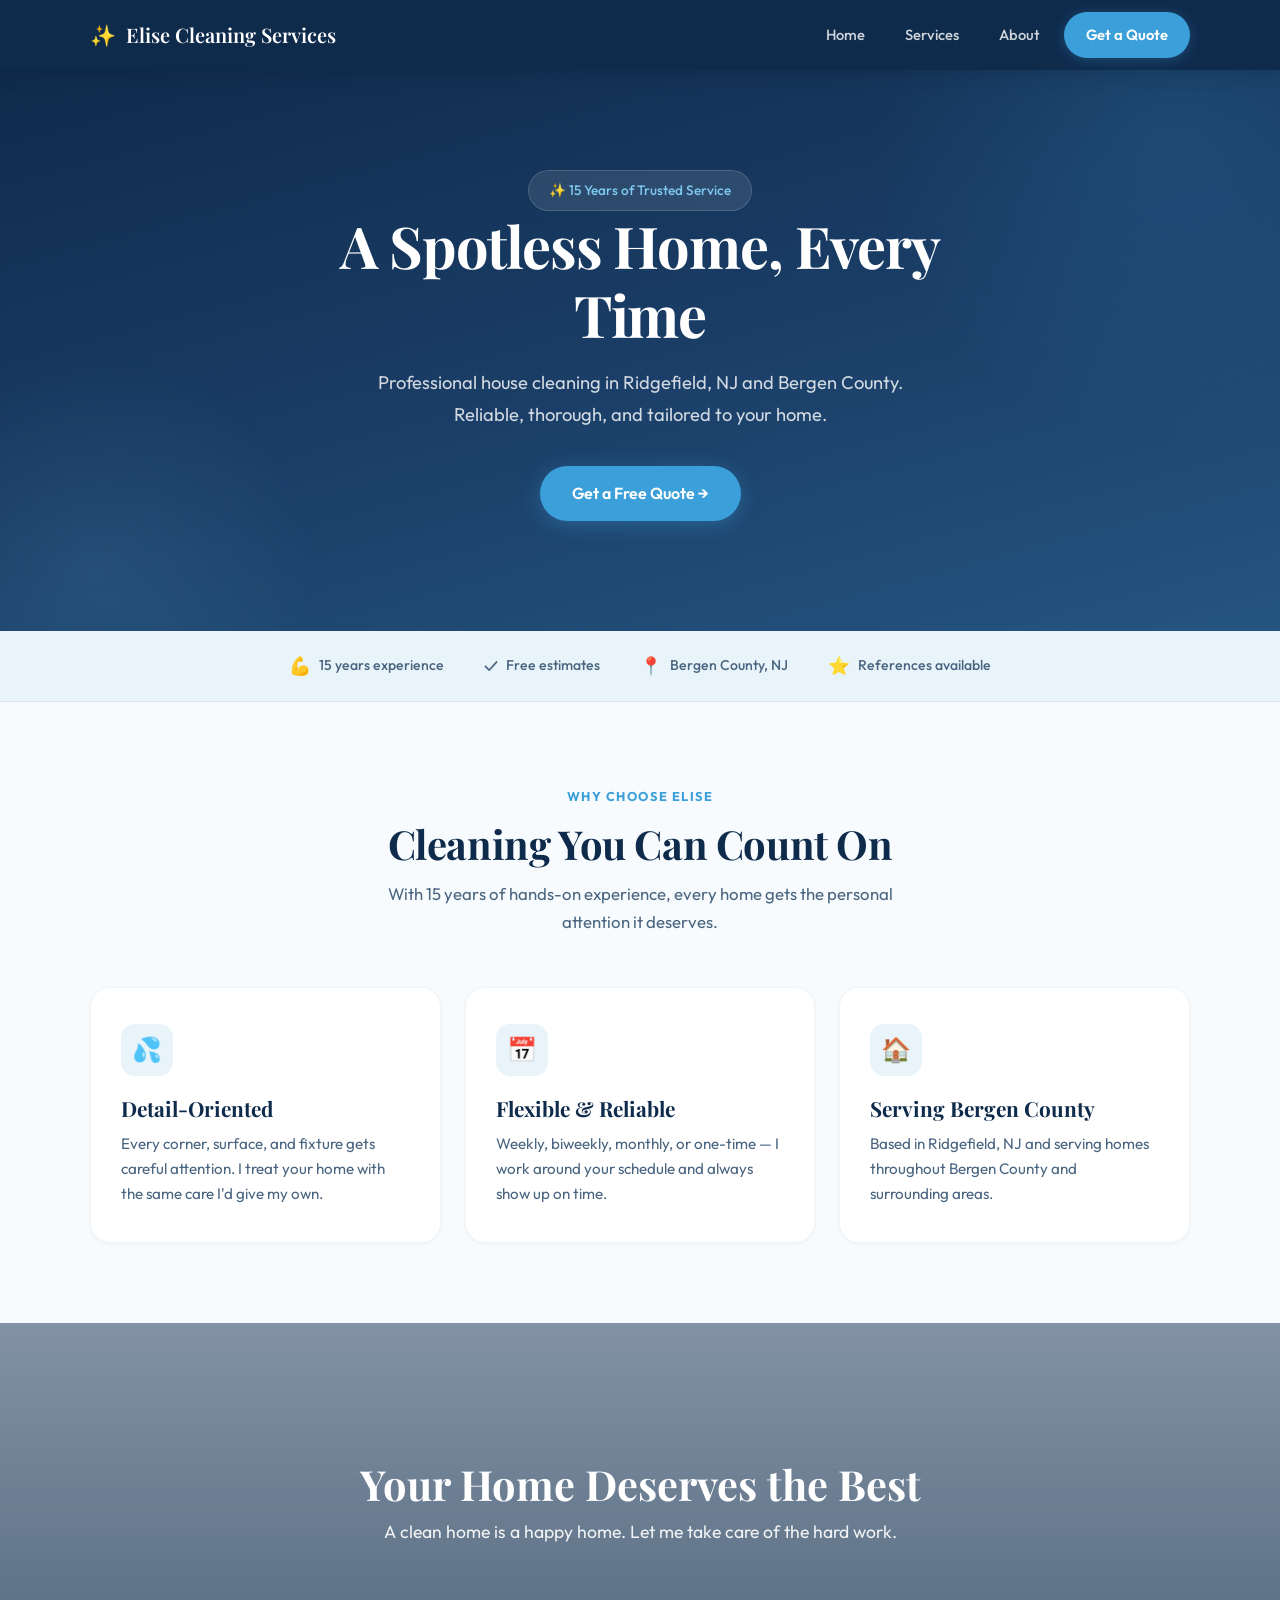
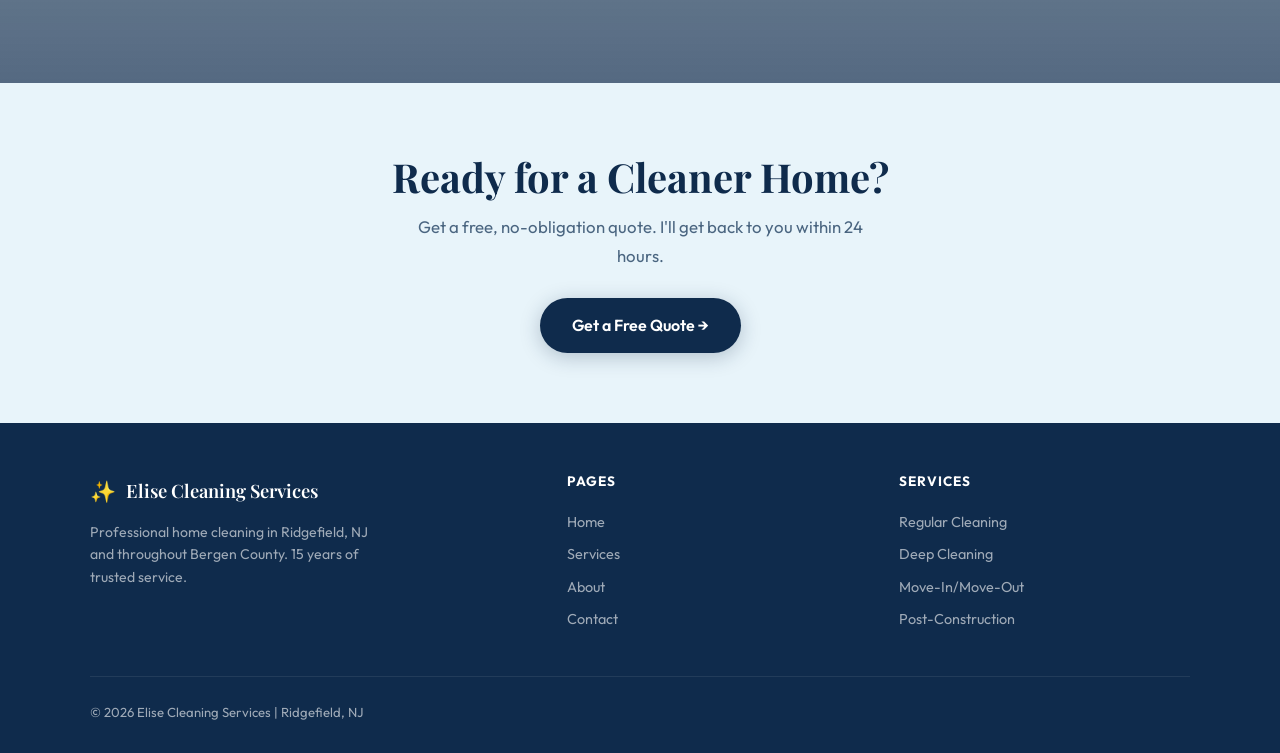
<file: index.html>
<!DOCTYPE html>
<html lang="en">
<head>
<meta charset="UTF-8">
<meta name="viewport" content="width=device-width, initial-scale=1.0">
<title>Home Cleaning Services in Ridgefield NJ | Elise Cleaning Services</title>
<meta name="description" content="Professional home cleaning in Ridgefield NJ and Bergen County. 15 years of experience. Regular cleaning, deep cleaning, move-in/move-out, and post-construction. Free quotes.">
<link rel="icon" type="image/x-icon" href="favicon.ico">
<link rel="icon" type="image/png" sizes="256x256" href="favicon.png">
<link rel="apple-touch-icon" href="apple-touch-icon.png">
<link rel="stylesheet" href="style.css">
</head>
<body>

<!-- NAVBAR -->
<header class="navbar">
  <div class="container nav-flex">
    <div class="logo">Elise Cleaning Services</div>
    <button class="nav-toggle" aria-label="Toggle menu" onclick="document.querySelector('nav').classList.toggle('active')">
      <span></span><span></span><span></span>
    </button>
    <nav>
      <a href="index.html">Home</a>
      <a href="services.html">Services</a>
      <a href="about.html">About</a>
      <a href="contact.html" class="cta-nav">Get a Quote</a>
    </nav>
  </div>
</header>

<!-- HERO -->
<section class="hero">
  <div class="container">
    <div class="hero-badge">&#10024; 15 Years of Trusted Service</div>
    <h1>A Spotless Home, Every Time</h1>
    <p>Professional house cleaning in Ridgefield, NJ and Bergen County. Reliable, thorough, and tailored to your home.</p>
    <div class="hero-cta-group">
      <a href="contact.html" class="btn-primary">Get a Free Quote &#8594;</a>
    </div>
  </div>
</section>

<!-- TRUST BAR -->
<div class="trust-bar">
  <div class="container">
    <div class="trust-items">
      <div class="trust-item"><span class="icon">&#128170;</span> 15 years experience</div>
      <div class="trust-item"><span class="icon">&#10003;&#65039;</span> Free estimates</div>
      <div class="trust-item"><span class="icon">&#128205;</span> Bergen County, NJ</div>
      <div class="trust-item"><span class="icon">&#11088;</span> References available</div>
    </div>
  </div>
</div>

<!-- FEATURES -->
<section class="features-section">
  <div class="container">
    <div class="section-header">
      <span class="section-label">Why Choose Elise</span>
      <h2>Cleaning You Can Count On</h2>
      <p>With 15 years of hands-on experience, every home gets the personal attention it deserves.</p>
    </div>
    <div class="features">
      <div class="card fade-in fade-in-delay-1">
        <div class="card-icon">&#128166;</div>
        <h3>Detail-Oriented</h3>
        <p>Every corner, surface, and fixture gets careful attention. I treat your home with the same care I'd give my own.</p>
      </div>
      <div class="card fade-in fade-in-delay-2">
        <div class="card-icon">&#128197;</div>
        <h3>Flexible &amp; Reliable</h3>
        <p>Weekly, biweekly, monthly, or one-time — I work around your schedule and always show up on time.</p>
      </div>
      <div class="card fade-in fade-in-delay-3">
        <div class="card-icon">&#127968;</div>
        <h3>Serving Bergen County</h3>
        <p>Based in Ridgefield, NJ and serving homes throughout Bergen County and surrounding areas.</p>
      </div>
    </div>
  </div>
</section>

<!-- IMAGE BANNER -->
<div class="image-banner">
  <div class="content">
    <h2>Your Home Deserves the Best</h2>
    <p>A clean home is a happy home. Let me take care of the hard work.</p>
  </div>
</div>

<!-- CTA SECTION -->
<section class="cta-section">
  <div class="container">
    <h2>Ready for a Cleaner Home?</h2>
    <p>Get a free, no-obligation quote. I'll get back to you within 24 hours.</p>
    <a href="contact.html" class="btn-primary">Get a Free Quote &#8594;</a>
  </div>
</section>

<!-- FOOTER -->
<footer>
  <div class="container">
    <div class="footer-grid">
      <div class="footer-brand">
        <div class="logo">Elise Cleaning Services</div>
        <p>Professional home cleaning in Ridgefield, NJ and throughout Bergen County. 15 years of trusted service.</p>
      </div>
      <div class="footer-col">
        <h4>Pages</h4>
        <a href="index.html">Home</a>
        <a href="services.html">Services</a>
        <a href="about.html">About</a>
        <a href="contact.html">Contact</a>
      </div>
      <div class="footer-col">
        <h4>Services</h4>
        <a href="services.html">Regular Cleaning</a>
        <a href="services.html">Deep Cleaning</a>
        <a href="services.html">Move-In/Move-Out</a>
        <a href="services.html">Post-Construction</a>
      </div>
    </div>
    <div class="footer-bottom">
      <span>&copy; 2026 Elise Cleaning Services | Ridgefield, NJ</span>
    </div>
  </div>
</footer>

</body>
</html>
</file>
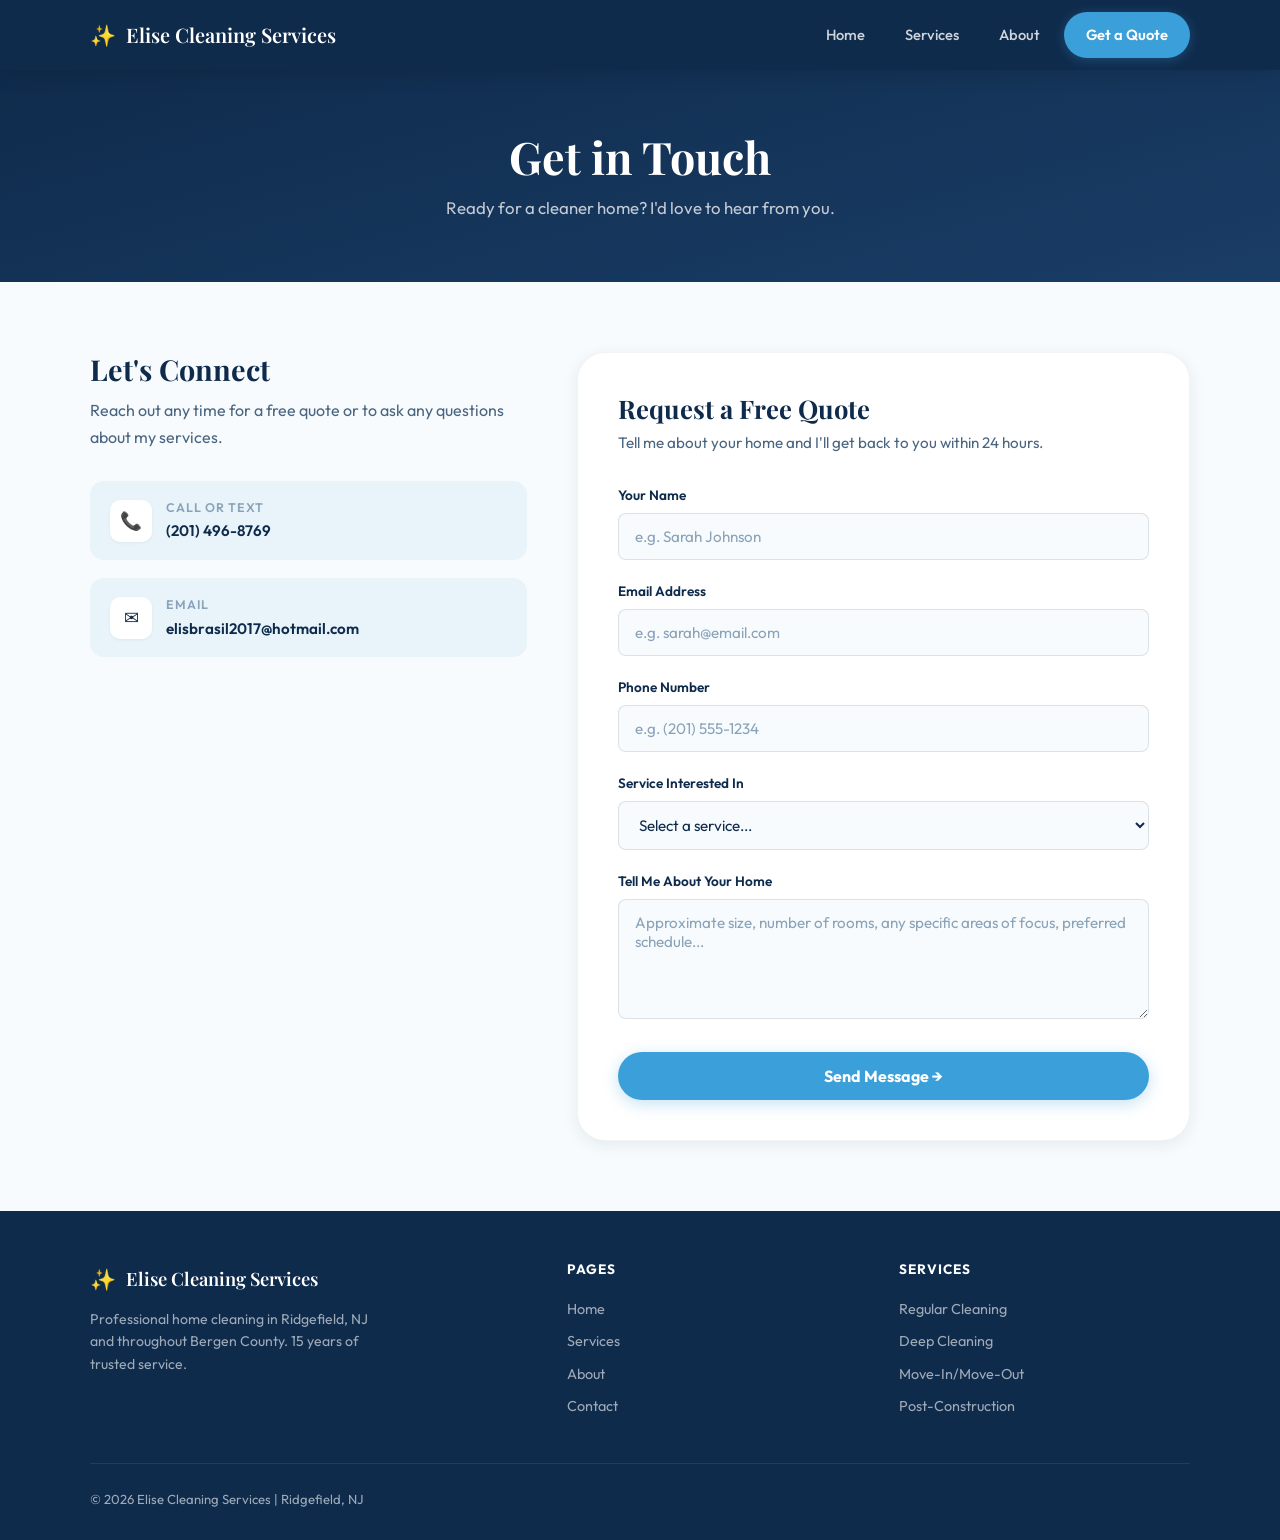
<file: contact.html>
<!DOCTYPE html>
<html lang="en">
<head>
<meta charset="UTF-8">
<meta name="viewport" content="width=device-width, initial-scale=1.0">
<title>Contact | Elise Cleaning Services</title>
<meta name="description" content="Contact Elise Cleaning Services for a free home cleaning quote in Ridgefield NJ and Bergen County.">
<link rel="icon" type="image/x-icon" href="favicon.ico">
<link rel="icon" type="image/png" sizes="256x256" href="favicon.png">
<link rel="apple-touch-icon" href="apple-touch-icon.png">
<link rel="stylesheet" href="style.css">
</head>
<body>

<!-- NAVBAR -->
<header class="navbar">
  <div class="container nav-flex">
    <div class="logo">Elise Cleaning Services</div>
    <button class="nav-toggle" aria-label="Toggle menu" onclick="document.querySelector('nav').classList.toggle('active')">
      <span></span><span></span><span></span>
    </button>
    <nav>
      <a href="index.html">Home</a>
      <a href="services.html">Services</a>
      <a href="about.html">About</a>
      <a href="contact.html" class="cta-nav">Get a Quote</a>
    </nav>
  </div>
</header>

<!-- PAGE HERO -->
<section class="page-hero">
  <div class="container">
    <h1>Get in Touch</h1>
    <p>Ready for a cleaner home? I'd love to hear from you.</p>
  </div>
</section>

<!-- CONTACT GRID -->
<div class="container">
  <div class="contact-grid">

    <!-- LEFT: Contact Info -->
    <div class="contact-info">
      <h2>Let's Connect</h2>
      <p>Reach out any time for a free quote or to ask any questions about my services.</p>

      <div class="contact-methods">
        <a href="tel:+12014968769" class="contact-method">
          <div class="cm-icon">&#128222;</div>
          <div class="cm-text">
            <span class="cm-label">Call or Text</span>
            <span class="cm-value">(201) 496-8769</span>
          </div>
        </a>

        <a href="mailto:elisbrasil2017@hotmail.com" class="contact-method">
          <div class="cm-icon">&#9993;</div>
          <div class="cm-text">
            <span class="cm-label">Email</span>
            <span class="cm-value">elisbrasil2017@hotmail.com</span>
          </div>
        </a>
      </div>
    </div>

    <!-- RIGHT: Form -->
    <div class="contact-form-card">
      <h2>Request a Free Quote</h2>
      <p>Tell me about your home and I'll get back to you within 24 hours.</p>

      <form action="https://formspree.io/f/meelnevw" method="POST">
        <input type="hidden" name="_next" value="thanks.html">
        <input type="hidden" name="_subject" value="New Quote Request — Elise Cleaning Services">

        <div class="form-group">
          <label for="name">Your Name</label>
          <input type="text" id="name" name="name" placeholder="e.g. Sarah Johnson" required>
        </div>
        <div class="form-group">
          <label for="email">Email Address</label>
          <input type="email" id="email" name="email" placeholder="e.g. sarah@email.com" required>
        </div>
        <div class="form-group">
          <label for="phone">Phone Number</label>
          <input type="tel" id="phone" name="phone" placeholder="e.g. (201) 555-1234">
        </div>
        <div class="form-group">
          <label for="service">Service Interested In</label>
          <select id="service" name="service">
            <option value="" disabled selected>Select a service...</option>
            <option value="Regular Cleaning">Regular House Cleaning</option>
            <option value="Deep Cleaning">Deep Cleaning</option>
            <option value="Move-In/Move-Out">Move-In / Move-Out Cleaning</option>
            <option value="Post-Construction">Post-Construction Cleaning</option>
            <option value="Not Sure">Not sure yet</option>
          </select>
        </div>
        <div class="form-group">
          <label for="message">Tell Me About Your Home</label>
          <textarea id="message" name="message" placeholder="Approximate size, number of rooms, any specific areas of focus, preferred schedule..."></textarea>
        </div>
        <button type="submit">Send Message &#8594;</button>
      </form>
    </div>

  </div>
</div>

<!-- FOOTER -->
<footer>
  <div class="container">
    <div class="footer-grid">
      <div class="footer-brand">
        <div class="logo">Elise Cleaning Services</div>
        <p>Professional home cleaning in Ridgefield, NJ and throughout Bergen County. 15 years of trusted service.</p>
      </div>
      <div class="footer-col">
        <h4>Pages</h4>
        <a href="index.html">Home</a>
        <a href="services.html">Services</a>
        <a href="about.html">About</a>
        <a href="contact.html">Contact</a>
      </div>
      <div class="footer-col">
        <h4>Services</h4>
        <a href="services.html">Regular Cleaning</a>
        <a href="services.html">Deep Cleaning</a>
        <a href="services.html">Move-In/Move-Out</a>
        <a href="services.html">Post-Construction</a>
      </div>
    </div>
    <div class="footer-bottom">
      <span>&copy; 2026 Elise Cleaning Services | Ridgefield, NJ</span>
    </div>
  </div>
</footer>

</body>
</html>
</file>
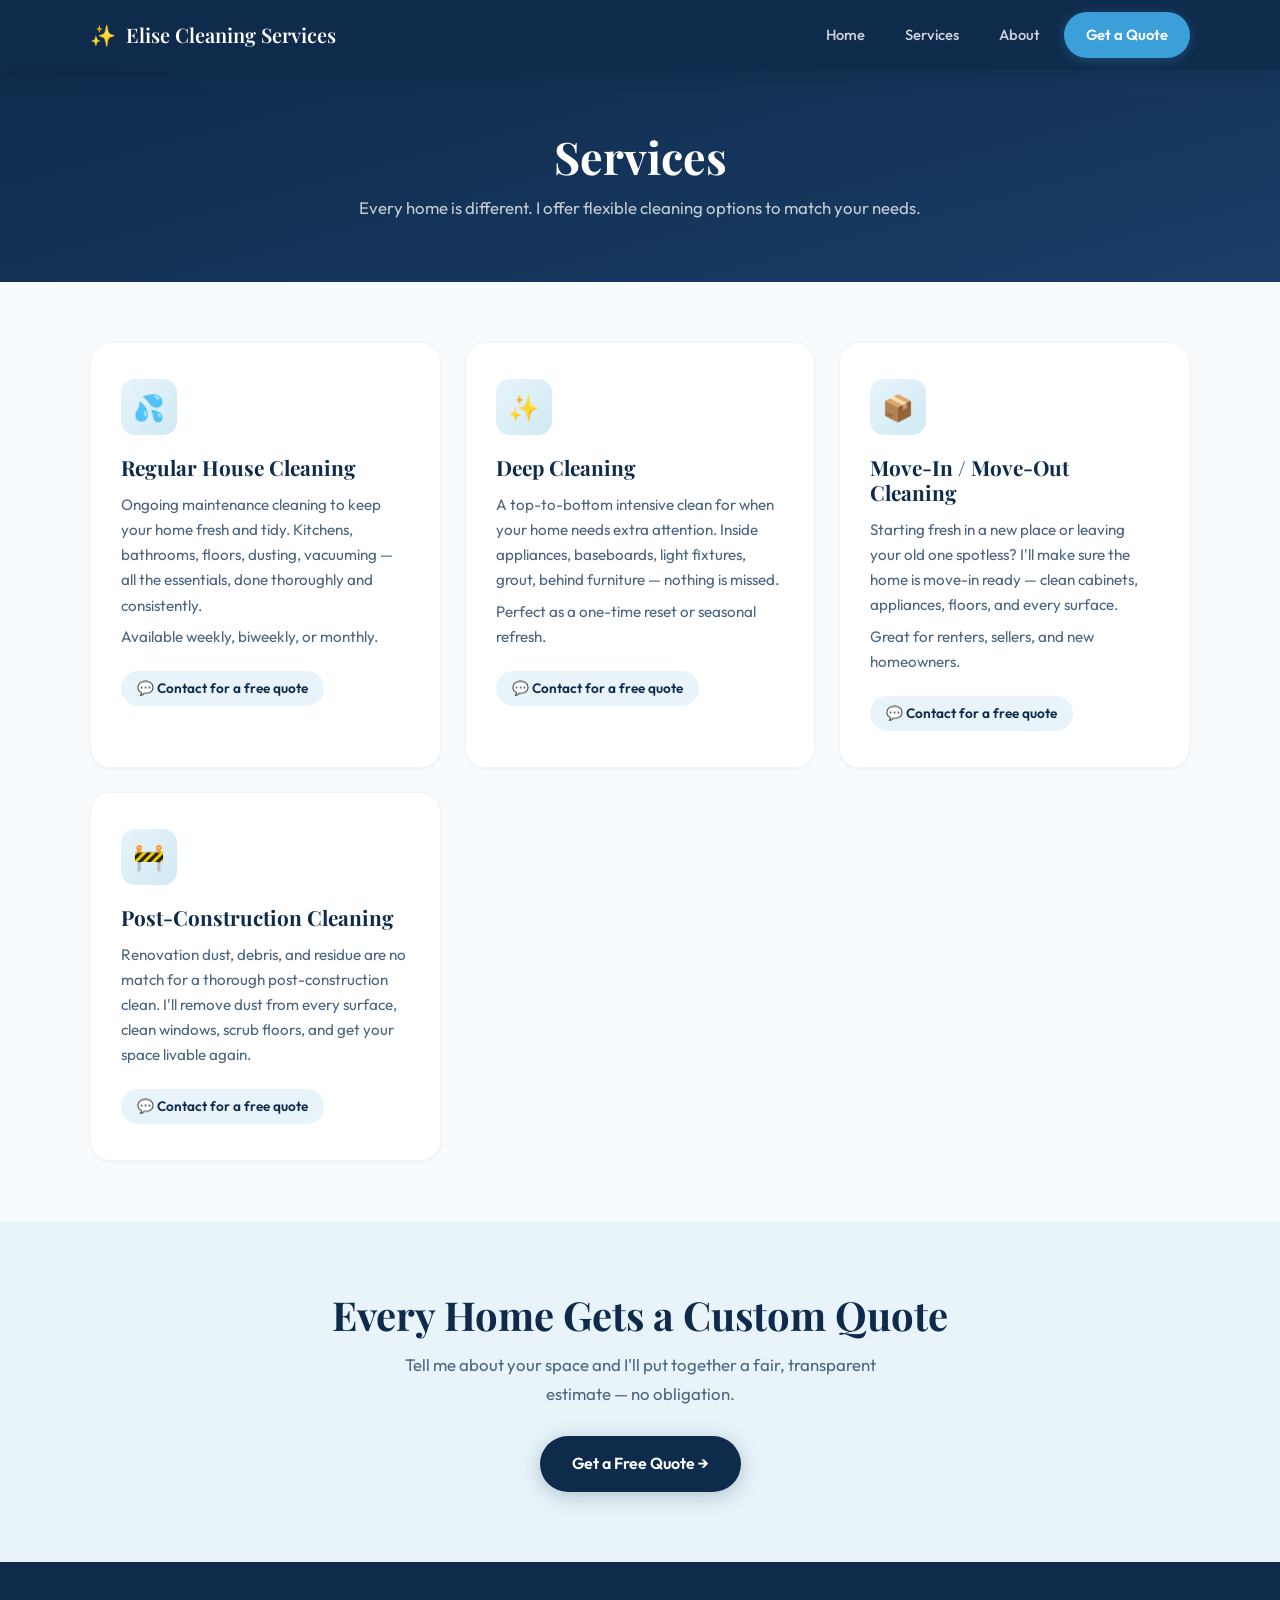
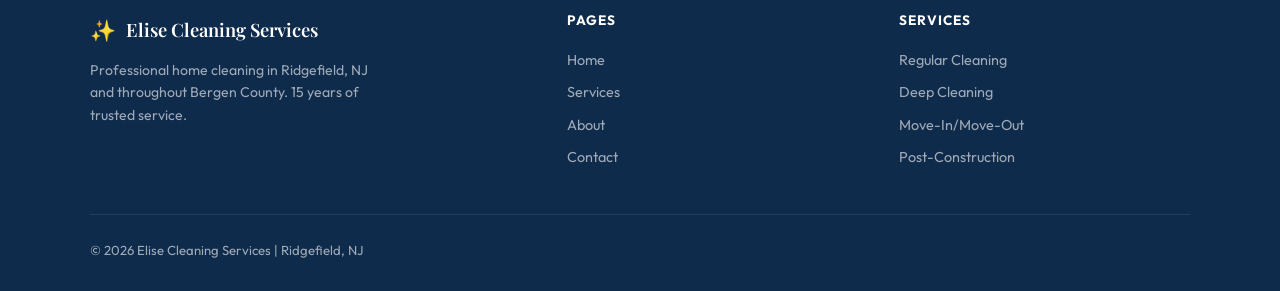
<file: services.html>
<!DOCTYPE html>
<html lang="en">
<head>
<meta charset="UTF-8">
<meta name="viewport" content="width=device-width, initial-scale=1.0">
<title>Cleaning Services in Ridgefield NJ | Elise Cleaning Services</title>
<meta name="description" content="House cleaning, deep cleaning, move-in/move-out, and post-construction cleaning in Ridgefield NJ and Bergen County. Free quotes. 15 years experience.">
<link rel="icon" type="image/x-icon" href="favicon.ico">
<link rel="icon" type="image/png" sizes="256x256" href="favicon.png">
<link rel="apple-touch-icon" href="apple-touch-icon.png">
<link rel="stylesheet" href="style.css">
</head>
<body>

<!-- NAVBAR -->
<header class="navbar">
  <div class="container nav-flex">
    <div class="logo">Elise Cleaning Services</div>
    <button class="nav-toggle" aria-label="Toggle menu" onclick="document.querySelector('nav').classList.toggle('active')">
      <span></span><span></span><span></span>
    </button>
    <nav>
      <a href="index.html">Home</a>
      <a href="services.html">Services</a>
      <a href="about.html">About</a>
      <a href="contact.html" class="cta-nav">Get a Quote</a>
    </nav>
  </div>
</header>

<!-- PAGE HERO -->
<section class="page-hero">
  <div class="container">
    <h1>Services</h1>
    <p>Every home is different. I offer flexible cleaning options to match your needs.</p>
  </div>
</section>

<!-- SERVICES GRID -->
<div class="container">
  <div class="services-grid">

    <div class="service-card fade-in fade-in-delay-1">
      <div class="service-icon">&#128166;</div>
      <h3>Regular House Cleaning</h3>
      <p>Ongoing maintenance cleaning to keep your home fresh and tidy. Kitchens, bathrooms, floors, dusting, vacuuming — all the essentials, done thoroughly and consistently.</p>
      <p>Available weekly, biweekly, or monthly.</p>
      <div class="quote-badge">&#128172; Contact for a free quote</div>
    </div>

    <div class="service-card fade-in fade-in-delay-2">
      <div class="service-icon">&#10024;</div>
      <h3>Deep Cleaning</h3>
      <p>A top-to-bottom intensive clean for when your home needs extra attention. Inside appliances, baseboards, light fixtures, grout, behind furniture — nothing is missed.</p>
      <p>Perfect as a one-time reset or seasonal refresh.</p>
      <div class="quote-badge">&#128172; Contact for a free quote</div>
    </div>

    <div class="service-card fade-in fade-in-delay-3">
      <div class="service-icon">&#128230;</div>
      <h3>Move-In / Move-Out Cleaning</h3>
      <p>Starting fresh in a new place or leaving your old one spotless? I'll make sure the home is move-in ready — clean cabinets, appliances, floors, and every surface.</p>
      <p>Great for renters, sellers, and new homeowners.</p>
      <div class="quote-badge">&#128172; Contact for a free quote</div>
    </div>

    <div class="service-card fade-in fade-in-delay-4">
      <div class="service-icon">&#128679;</div>
      <h3>Post-Construction Cleaning</h3>
      <p>Renovation dust, debris, and residue are no match for a thorough post-construction clean. I'll remove dust from every surface, clean windows, scrub floors, and get your space livable again.</p>
      <div class="quote-badge">&#128172; Contact for a free quote</div>
    </div>

  </div>
</div>

<!-- CTA SECTION -->
<section class="cta-section">
  <div class="container">
    <h2>Every Home Gets a Custom Quote</h2>
    <p>Tell me about your space and I'll put together a fair, transparent estimate — no obligation.</p>
    <a href="contact.html" class="btn-primary">Get a Free Quote &#8594;</a>
  </div>
</section>

<!-- FOOTER -->
<footer>
  <div class="container">
    <div class="footer-grid">
      <div class="footer-brand">
        <div class="logo">Elise Cleaning Services</div>
        <p>Professional home cleaning in Ridgefield, NJ and throughout Bergen County. 15 years of trusted service.</p>
      </div>
      <div class="footer-col">
        <h4>Pages</h4>
        <a href="index.html">Home</a>
        <a href="services.html">Services</a>
        <a href="about.html">About</a>
        <a href="contact.html">Contact</a>
      </div>
      <div class="footer-col">
        <h4>Services</h4>
        <a href="services.html">Regular Cleaning</a>
        <a href="services.html">Deep Cleaning</a>
        <a href="services.html">Move-In/Move-Out</a>
        <a href="services.html">Post-Construction</a>
      </div>
    </div>
    <div class="footer-bottom">
      <span>&copy; 2026 Elise Cleaning Services | Ridgefield, NJ</span>
    </div>
  </div>
</footer>

</body>
</html>
</file>
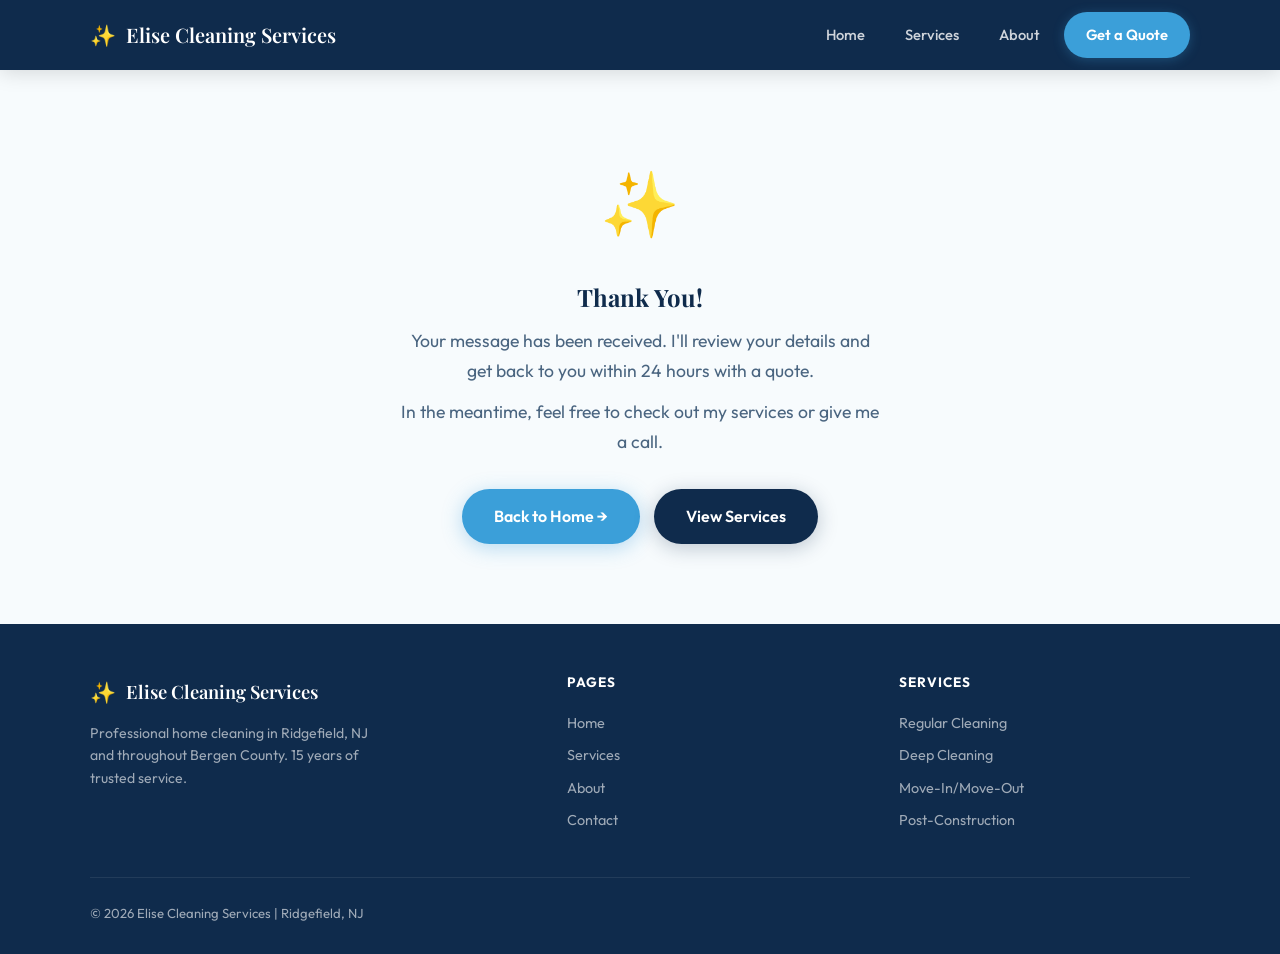
<file: thanks.html>
<!DOCTYPE html>
<html lang="en">
<head>
<meta charset="UTF-8">
<meta name="viewport" content="width=device-width, initial-scale=1.0">
<title>Thank You | Elise Cleaning Services</title>
<meta name="description" content="Thank you for contacting Elise Cleaning Services. We'll be in touch soon!">
<link rel="icon" type="image/x-icon" href="favicon.ico">
<link rel="icon" type="image/png" sizes="256x256" href="favicon.png">
<link rel="apple-touch-icon" href="apple-touch-icon.png">
<link rel="stylesheet" href="style.css">
<style>
  .thankyou-section {
    min-height: 60vh;
    display: flex;
    align-items: center;
    justify-content: center;
    text-align: center;
    padding: 80px 20px;
  }
  .thankyou-icon {
    font-size: 4rem;
    margin-bottom: 24px;
    animation: fadeInDown 0.6s ease-out;
  }
  .thankyou-section h1 {
    animation: fadeInUp 0.7s ease-out 0.1s both;
    margin-bottom: 14px;
  }
  .thankyou-section p {
    color: var(--text-secondary);
    font-size: 1.1rem;
    max-width: 480px;
    margin: 0 auto 12px;
    animation: fadeInUp 0.7s ease-out 0.2s both;
  }
  .thankyou-actions {
    display: flex;
    gap: 14px;
    justify-content: center;
    flex-wrap: wrap;
    margin-top: 32px;
    animation: fadeInUp 0.7s ease-out 0.3s both;
  }
</style>
</head>
<body>

<!-- NAVBAR -->
<header class="navbar">
  <div class="container nav-flex">
    <div class="logo">Elise Cleaning Services</div>
    <button class="nav-toggle" aria-label="Toggle menu" onclick="document.querySelector('nav').classList.toggle('active')">
      <span></span><span></span><span></span>
    </button>
    <nav>
      <a href="index.html">Home</a>
      <a href="services.html">Services</a>
      <a href="about.html">About</a>
      <a href="contact.html" class="cta-nav">Get a Quote</a>
    </nav>
  </div>
</header>

<!-- THANK YOU -->
<section class="thankyou-section">
  <div class="container">
    <div class="thankyou-icon">&#10024;</div>
    <h1>Thank You!</h1>
    <p>Your message has been received. I'll review your details and get back to you within 24 hours with a quote.</p>
    <p>In the meantime, feel free to check out my services or give me a call.</p>
    <div class="thankyou-actions">
      <a href="index.html" class="btn-primary">Back to Home &#8594;</a>
      <a href="services.html" class="btn-primary" style="background: var(--navy); box-shadow: 0 4px 20px rgba(15,43,76,0.25);">View Services</a>
    </div>
  </div>
</section>

<!-- FOOTER -->
<footer>
  <div class="container">
    <div class="footer-grid">
      <div class="footer-brand">
        <div class="logo">Elise Cleaning Services</div>
        <p>Professional home cleaning in Ridgefield, NJ and throughout Bergen County. 15 years of trusted service.</p>
      </div>
      <div class="footer-col">
        <h4>Pages</h4>
        <a href="index.html">Home</a>
        <a href="services.html">Services</a>
        <a href="about.html">About</a>
        <a href="contact.html">Contact</a>
      </div>
      <div class="footer-col">
        <h4>Services</h4>
        <a href="services.html">Regular Cleaning</a>
        <a href="services.html">Deep Cleaning</a>
        <a href="services.html">Move-In/Move-Out</a>
        <a href="services.html">Post-Construction</a>
      </div>
    </div>
    <div class="footer-bottom">
      <span>&copy; 2026 Elise Cleaning Services | Ridgefield, NJ</span>
    </div>
  </div>
</footer>

</body>
</html>
</file>
<file: style.css>
/* ===== FONTS ===== */
@import url('https://fonts.googleapis.com/css2?family=Playfair+Display:wght@400;500;600;700&family=Outfit:wght@300;400;500;600;700&display=swap');

/* ===== VARIABLES ===== */
:root {
  --navy: #0F2B4C;
  --navy-light: #1A3D66;
  --sky: #3B9FD9;
  --sky-light: #7EC8F0;
  --ice: #E8F4FA;
  --ice-dark: #D1E9F5;
  --white: #FFFFFF;
  --off-white: #F7FBFD;
  --text-primary: #0F2B4C;
  --text-secondary: #4A6580;
  --text-light: #8BA3B9;
  --shadow-sm: 0 1px 3px rgba(15, 43, 76, 0.06);
  --shadow-md: 0 4px 16px rgba(15, 43, 76, 0.08);
  --shadow-lg: 0 8px 32px rgba(15, 43, 76, 0.1);
  --shadow-xl: 0 16px 48px rgba(15, 43, 76, 0.12);
  --radius-sm: 8px;
  --radius-md: 14px;
  --radius-lg: 20px;
  --radius-xl: 28px;
  --transition: 0.3s cubic-bezier(0.4, 0, 0.2, 1);
}

/* ===== RESET ===== */
*, *::before, *::after { box-sizing: border-box; margin: 0; padding: 0; }
html { scroll-behavior: smooth; }

body {
  font-family: 'Outfit', sans-serif;
  background: var(--off-white);
  color: var(--text-primary);
  line-height: 1.7;
  -webkit-font-smoothing: antialiased;
  overflow-x: hidden;
}

h1, h2, h3, h4 {
  font-family: 'Playfair Display', serif;
  line-height: 1.2;
  color: var(--text-primary);
}

img { max-width: 100%; display: block; }
a { text-decoration: none; color: inherit; transition: var(--transition); }

.container {
  width: 90%;
  max-width: 1100px;
  margin: 0 auto;
}

/* ===== NAVBAR ===== */
.navbar {
  background: var(--navy);
  position: sticky;
  top: 0;
  z-index: 100;
  box-shadow: 0 2px 20px rgba(0, 0, 0, 0.15);
}

.nav-flex {
  display: flex;
  justify-content: space-between;
  align-items: center;
  height: 70px;
}

.logo {
  font-family: 'Playfair Display', serif;
  font-size: 1.25rem;
  font-weight: 600;
  color: white;
  display: flex;
  align-items: center;
  gap: 10px;
}

.logo::before {
  content: '\2728';
  font-size: 1.3rem;
}

nav {
  display: flex;
  align-items: center;
  gap: 8px;
}

nav a {
  color: rgba(255, 255, 255, 0.8);
  font-weight: 500;
  font-size: 0.92rem;
  padding: 8px 16px;
  border-radius: var(--radius-sm);
  transition: var(--transition);
}

nav a:hover {
  color: white;
  background: rgba(255, 255, 255, 0.1);
}

.cta-nav {
  background: var(--sky) !important;
  color: white !important;
  font-weight: 600 !important;
  padding: 10px 22px !important;
  border-radius: 50px !important;
  box-shadow: 0 2px 12px rgba(59, 159, 217, 0.3);
}

.cta-nav:hover {
  background: #2E8BC7 !important;
  transform: translateY(-1px);
  box-shadow: 0 4px 16px rgba(59, 159, 217, 0.4) !important;
}

.nav-toggle {
  display: none;
  background: none;
  border: none;
  cursor: pointer;
  padding: 8px;
  z-index: 200;
}

.nav-toggle span {
  display: block;
  width: 24px;
  height: 2px;
  background: white;
  margin: 6px 0;
  border-radius: 2px;
  transition: var(--transition);
}

/* ===== HERO ===== */
.hero {
  position: relative;
  padding: 100px 20px 110px;
  background: linear-gradient(165deg, var(--navy) 0%, var(--navy-light) 50%, #245580 100%);
  color: white;
  text-align: center;
  overflow: hidden;
}

.hero::before {
  content: '';
  position: absolute;
  top: -40%;
  right: -15%;
  width: 600px;
  height: 600px;
  background: radial-gradient(circle, rgba(59, 159, 217, 0.15) 0%, transparent 70%);
  border-radius: 50%;
  pointer-events: none;
}

.hero::after {
  content: '';
  position: absolute;
  bottom: -30%;
  left: -10%;
  width: 450px;
  height: 450px;
  background: radial-gradient(circle, rgba(126, 200, 240, 0.1) 0%, transparent 70%);
  border-radius: 50%;
  pointer-events: none;
}

.hero-badge {
  display: inline-flex;
  align-items: center;
  gap: 8px;
  background: rgba(255, 255, 255, 0.1);
  backdrop-filter: blur(10px);
  border: 1px solid rgba(255, 255, 255, 0.15);
  padding: 8px 20px;
  border-radius: 50px;
  font-size: 0.85rem;
  font-weight: 500;
  color: var(--sky-light);
  animation: fadeInDown 0.6s ease-out;
}

.hero h1 {
  font-size: clamp(2.2rem, 5vw, 3.6rem);
  color: white;
  margin-bottom: 18px;
  letter-spacing: -0.02em;
  max-width: 720px;
  margin-left: auto;
  margin-right: auto;
  animation: fadeInUp 0.7s ease-out 0.1s both;
}

.hero p {
  font-size: 1.15rem;
  color: rgba(255, 255, 255, 0.8);
  max-width: 540px;
  margin: 0 auto;
  line-height: 1.7;
  animation: fadeInUp 0.7s ease-out 0.2s both;
}

.hero-cta-group {
  display: flex;
  gap: 14px;
  justify-content: center;
  margin-top: 36px;
  flex-wrap: wrap;
  animation: fadeInUp 0.7s ease-out 0.3s both;
}

.btn-primary {
  background: var(--sky);
  color: white;
  padding: 14px 32px;
  border-radius: 50px;
  font-weight: 600;
  font-size: 1rem;
  display: inline-flex;
  align-items: center;
  gap: 8px;
  box-shadow: 0 4px 20px rgba(59, 159, 217, 0.35);
  transition: var(--transition);
}

.btn-primary:hover {
  background: #2E8BC7;
  transform: translateY(-2px);
  box-shadow: 0 6px 24px rgba(59, 159, 217, 0.45);
}

/* ===== TRUST BAR ===== */
.trust-bar {
  background: var(--ice);
  border-bottom: 1px solid rgba(15, 43, 76, 0.06);
  padding: 20px 0;
}

.trust-items {
  display: flex;
  justify-content: center;
  gap: 40px;
  flex-wrap: wrap;
}

.trust-item {
  display: flex;
  align-items: center;
  gap: 8px;
  font-size: 0.88rem;
  font-weight: 500;
  color: var(--text-secondary);
}

.trust-item span.icon { font-size: 1.1rem; }

/* ===== FEATURES / CARDS ===== */
.features-section { padding: 80px 0; }

.section-header {
  text-align: center;
  margin-bottom: 50px;
}

.section-label {
  display: inline-block;
  font-size: 0.8rem;
  font-weight: 700;
  text-transform: uppercase;
  letter-spacing: 0.12em;
  color: var(--sky);
  margin-bottom: 12px;
}

.section-header h2 {
  font-size: clamp(1.8rem, 3.5vw, 2.5rem);
  letter-spacing: -0.01em;
}

.section-header p {
  color: var(--text-secondary);
  max-width: 520px;
  margin: 12px auto 0;
  font-size: 1.05rem;
}

.features {
  display: grid;
  grid-template-columns: repeat(auto-fit, minmax(300px, 1fr));
  gap: 24px;
}

.card {
  background: white;
  padding: 36px 30px;
  border-radius: var(--radius-lg);
  box-shadow: var(--shadow-sm);
  border: 1px solid rgba(15, 43, 76, 0.05);
  transition: var(--transition);
  position: relative;
  overflow: hidden;
}

.card::before {
  content: '';
  position: absolute;
  top: 0; left: 0; right: 0;
  height: 3px;
  background: linear-gradient(90deg, var(--sky), var(--sky-light));
  opacity: 0;
  transition: var(--transition);
}

.card:hover {
  transform: translateY(-4px);
  box-shadow: var(--shadow-lg);
}

.card:hover::before { opacity: 1; }

.card-icon {
  width: 52px;
  height: 52px;
  background: var(--ice);
  border-radius: var(--radius-md);
  display: flex;
  align-items: center;
  justify-content: center;
  font-size: 1.5rem;
  margin-bottom: 20px;
}

.card h3 { font-size: 1.3rem; margin-bottom: 10px; }

.card p {
  color: var(--text-secondary);
  font-size: 0.95rem;
  line-height: 1.65;
}

/* ===== IMAGE BANNER ===== */
.image-banner {
  position: relative;
  height: 360px;
  background: url('https://images.unsplash.com/photo-1581578731548-c64695cc6952?w=1400&q=80') center/cover no-repeat;
  display: flex;
  align-items: center;
  justify-content: center;
}

.image-banner::before {
  content: '';
  position: absolute;
  inset: 0;
  background: linear-gradient(to bottom, rgba(15, 43, 76, 0.5), rgba(15, 43, 76, 0.7));
}

.image-banner .content {
  position: relative;
  text-align: center;
  color: white;
}

.image-banner h2 {
  color: white;
  font-size: clamp(1.8rem, 3.5vw, 2.6rem);
  margin-bottom: 8px;
}

.image-banner p { font-size: 1.1rem; opacity: 0.9; }

/* ===== PAGE SECTIONS ===== */
.page-section { padding: 80px 0; }

.page-hero {
  background: linear-gradient(165deg, var(--navy) 0%, var(--navy-light) 100%);
  padding: 60px 20px;
  text-align: center;
  color: white;
}

.page-hero h1 {
  color: white;
  font-size: clamp(2rem, 4vw, 2.8rem);
  margin-bottom: 10px;
}

.page-hero p { color: rgba(255, 255, 255, 0.75); font-size: 1.05rem; }

/* ===== SERVICES ===== */
.services-grid {
  display: grid;
  grid-template-columns: repeat(auto-fit, minmax(280px, 1fr));
  gap: 24px;
  padding: 60px 0;
}

.service-card {
  background: white;
  border-radius: var(--radius-lg);
  padding: 36px 30px;
  box-shadow: var(--shadow-sm);
  border: 1px solid rgba(15, 43, 76, 0.05);
  transition: var(--transition);
}

.service-card:hover {
  transform: translateY(-4px);
  box-shadow: var(--shadow-lg);
}

.service-card .service-icon {
  width: 56px;
  height: 56px;
  background: linear-gradient(135deg, var(--ice), var(--ice-dark));
  border-radius: var(--radius-md);
  display: flex;
  align-items: center;
  justify-content: center;
  font-size: 1.6rem;
  margin-bottom: 20px;
}

.service-card h3 { font-size: 1.3rem; margin-bottom: 12px; }

.service-card p {
  color: var(--text-secondary);
  font-size: 0.95rem;
  line-height: 1.65;
  margin-bottom: 6px;
}

.quote-badge {
  display: inline-flex;
  align-items: center;
  gap: 6px;
  background: var(--ice);
  color: var(--navy);
  font-weight: 600;
  font-size: 0.85rem;
  padding: 6px 16px;
  border-radius: 50px;
  margin-top: 16px;
  font-family: 'Outfit', sans-serif;
}

/* ===== ABOUT ===== */
.about-grid {
  display: grid;
  grid-template-columns: 1fr 1.2fr;
  gap: 60px;
  align-items: center;
  padding: 70px 0;
}

.about-image {
  border-radius: var(--radius-xl);
  overflow: hidden;
  box-shadow: var(--shadow-xl);
  aspect-ratio: 4/5;
}

.about-image img {
  width: 100%;
  height: 100%;
  object-fit: cover;
}

.about-content h1 {
  font-size: clamp(2rem, 4vw, 2.8rem);
  margin-bottom: 8px;
}

.about-subtitle {
  color: var(--sky);
  font-weight: 600;
  font-size: 1rem;
  margin-bottom: 24px;
  display: block;
}

.about-content p {
  color: var(--text-secondary);
  margin-bottom: 18px;
  font-size: 1.02rem;
}

.about-highlights {
  display: grid;
  grid-template-columns: 1fr 1fr;
  gap: 16px;
  margin-top: 30px;
}

.highlight-item {
  display: flex;
  align-items: center;
  gap: 10px;
  font-weight: 500;
  font-size: 0.92rem;
  color: var(--text-primary);
}

.highlight-item .h-icon {
  width: 36px;
  height: 36px;
  background: var(--ice);
  border-radius: 10px;
  display: flex;
  align-items: center;
  justify-content: center;
  font-size: 1rem;
  flex-shrink: 0;
}

/* ===== CONTACT ===== */
.contact-grid {
  display: grid;
  grid-template-columns: 1fr 1.4fr;
  gap: 50px;
  padding: 70px 0;
}

.contact-info h2 { font-size: 1.8rem; margin-bottom: 10px; }

.contact-info > p {
  color: var(--text-secondary);
  margin-bottom: 30px;
  font-size: 1rem;
}

.contact-methods {
  display: flex;
  flex-direction: column;
  gap: 18px;
}

.contact-method {
  display: flex;
  align-items: center;
  gap: 14px;
  padding: 16px 20px;
  background: var(--ice);
  border-radius: var(--radius-md);
  transition: var(--transition);
}

.contact-method:hover {
  background: var(--ice-dark);
  transform: translateX(4px);
}

.contact-method .cm-icon {
  width: 42px;
  height: 42px;
  background: white;
  border-radius: 10px;
  display: flex;
  align-items: center;
  justify-content: center;
  font-size: 1.1rem;
  box-shadow: var(--shadow-sm);
}

.contact-method .cm-text {
  display: flex;
  flex-direction: column;
}

.contact-method .cm-label {
  font-size: 0.78rem;
  text-transform: uppercase;
  letter-spacing: 0.08em;
  color: var(--text-light);
  font-weight: 600;
}

.contact-method .cm-value {
  font-weight: 600;
  color: var(--text-primary);
  font-size: 0.95rem;
}

.contact-form-card {
  background: white;
  padding: 40px;
  border-radius: var(--radius-xl);
  box-shadow: var(--shadow-md);
  border: 1px solid rgba(15, 43, 76, 0.05);
}

.contact-form-card h2 { font-size: 1.6rem; margin-bottom: 6px; }

.contact-form-card > p {
  color: var(--text-secondary);
  margin-bottom: 28px;
  font-size: 0.95rem;
}

.form-group { margin-bottom: 20px; }

.form-group label {
  display: block;
  font-weight: 600;
  font-size: 0.85rem;
  margin-bottom: 6px;
  color: var(--text-primary);
}

form input,
form textarea,
form select {
  width: 100%;
  padding: 13px 16px;
  border: 1.5px solid rgba(15, 43, 76, 0.12);
  border-radius: var(--radius-sm);
  font-family: 'Outfit', sans-serif;
  font-size: 0.95rem;
  color: var(--text-primary);
  background: var(--off-white);
  transition: var(--transition);
  outline: none;
}

form input:focus,
form textarea:focus,
form select:focus {
  border-color: var(--sky);
  box-shadow: 0 0 0 3px rgba(59, 159, 217, 0.12);
  background: white;
}

form input::placeholder,
form textarea::placeholder { color: var(--text-light); }

form textarea { min-height: 120px; resize: vertical; }

form button {
  background: var(--sky);
  color: white;
  padding: 14px 36px;
  border: none;
  border-radius: 50px;
  font-family: 'Outfit', sans-serif;
  font-weight: 700;
  font-size: 1rem;
  cursor: pointer;
  transition: var(--transition);
  box-shadow: 0 4px 16px rgba(59, 159, 217, 0.3);
  width: 100%;
  margin-top: 4px;
}

form button:hover {
  background: #2E8BC7;
  transform: translateY(-2px);
  box-shadow: 0 6px 20px rgba(59, 159, 217, 0.4);
}

/* ===== FOOTER ===== */
footer {
  background: var(--navy);
  color: rgba(255, 255, 255, 0.6);
  padding: 50px 0 30px;
}

.footer-grid {
  display: grid;
  grid-template-columns: 1.5fr 1fr 1fr;
  gap: 40px;
  margin-bottom: 40px;
}

.footer-brand .logo { font-size: 1.15rem; margin-bottom: 12px; }

.footer-brand p {
  font-size: 0.88rem;
  line-height: 1.6;
  max-width: 280px;
}

.footer-col h4 {
  color: white;
  font-family: 'Outfit', sans-serif;
  font-size: 0.85rem;
  font-weight: 700;
  text-transform: uppercase;
  letter-spacing: 0.08em;
  margin-bottom: 16px;
}

.footer-col a {
  display: block;
  color: rgba(255, 255, 255, 0.6);
  font-size: 0.9rem;
  padding: 4px 0;
  transition: var(--transition);
}

.footer-col a:hover {
  color: var(--sky-light);
  transform: translateX(3px);
}

.footer-bottom {
  border-top: 1px solid rgba(255, 255, 255, 0.08);
  padding-top: 24px;
  display: flex;
  justify-content: space-between;
  align-items: center;
  font-size: 0.82rem;
}

/* ===== CTA SECTION ===== */
.cta-section {
  background: var(--ice);
  padding: 70px 0;
  text-align: center;
}

.cta-section h2 {
  font-size: clamp(1.8rem, 3.5vw, 2.5rem);
  margin-bottom: 12px;
}

.cta-section p {
  color: var(--text-secondary);
  font-size: 1.05rem;
  max-width: 480px;
  margin: 0 auto 28px;
}

.cta-section .btn-primary {
  background: var(--navy);
  box-shadow: 0 4px 20px rgba(15, 43, 76, 0.25);
}

.cta-section .btn-primary:hover {
  background: var(--navy-light);
  box-shadow: 0 6px 24px rgba(15, 43, 76, 0.35);
}

/* ===== ANIMATIONS ===== */
@keyframes fadeInUp {
  from { opacity: 0; transform: translateY(20px); }
  to { opacity: 1; transform: translateY(0); }
}

@keyframes fadeInDown {
  from { opacity: 0; transform: translateY(-10px); }
  to { opacity: 1; transform: translateY(0); }
}

.fade-in {
  opacity: 0;
  transform: translateY(20px);
  animation: fadeInUp 0.6s ease-out forwards;
}

.fade-in-delay-1 { animation-delay: 0.1s; }
.fade-in-delay-2 { animation-delay: 0.2s; }
.fade-in-delay-3 { animation-delay: 0.3s; }
.fade-in-delay-4 { animation-delay: 0.4s; }

/* ===== RESPONSIVE ===== */
@media (max-width: 768px) {
  .nav-toggle { display: block; }

  nav {
    position: fixed;
    top: 0; right: -100%;
    width: 280px;
    height: 100vh;
    background: var(--navy);
    flex-direction: column;
    justify-content: center;
    gap: 8px;
    padding: 40px;
    transition: right 0.35s ease;
    box-shadow: -10px 0 30px rgba(0, 0, 0, 0.2);
  }

  nav.active { right: 0; }

  nav a {
    font-size: 1.1rem;
    padding: 12px 20px;
    width: 100%;
    text-align: left;
  }

  .cta-nav { text-align: center !important; margin-top: 10px; }
  .hero { padding: 70px 20px 80px; }
  .hero h1 { font-size: 2rem; }
  .features { grid-template-columns: 1fr; }
  .services-grid { grid-template-columns: 1fr; }

  .about-grid {
    grid-template-columns: 1fr;
    gap: 30px;
    text-align: center;
  }

  .about-image { max-width: 360px; margin: 0 auto; }
  .about-highlights { grid-template-columns: 1fr; }
  .contact-grid { grid-template-columns: 1fr; gap: 30px; }
  .footer-grid { grid-template-columns: 1fr; gap: 30px; }

  .footer-bottom {
    flex-direction: column;
    gap: 10px;
    text-align: center;
  }

  .trust-items { gap: 20px; }
  .image-banner { height: 260px; }
  .hero-cta-group { flex-direction: column; align-items: center; }
}

@media (max-width: 480px) {
  .trust-items { flex-direction: column; align-items: center; gap: 12px; }
  .contact-form-card { padding: 28px 22px; }
}
</file>
